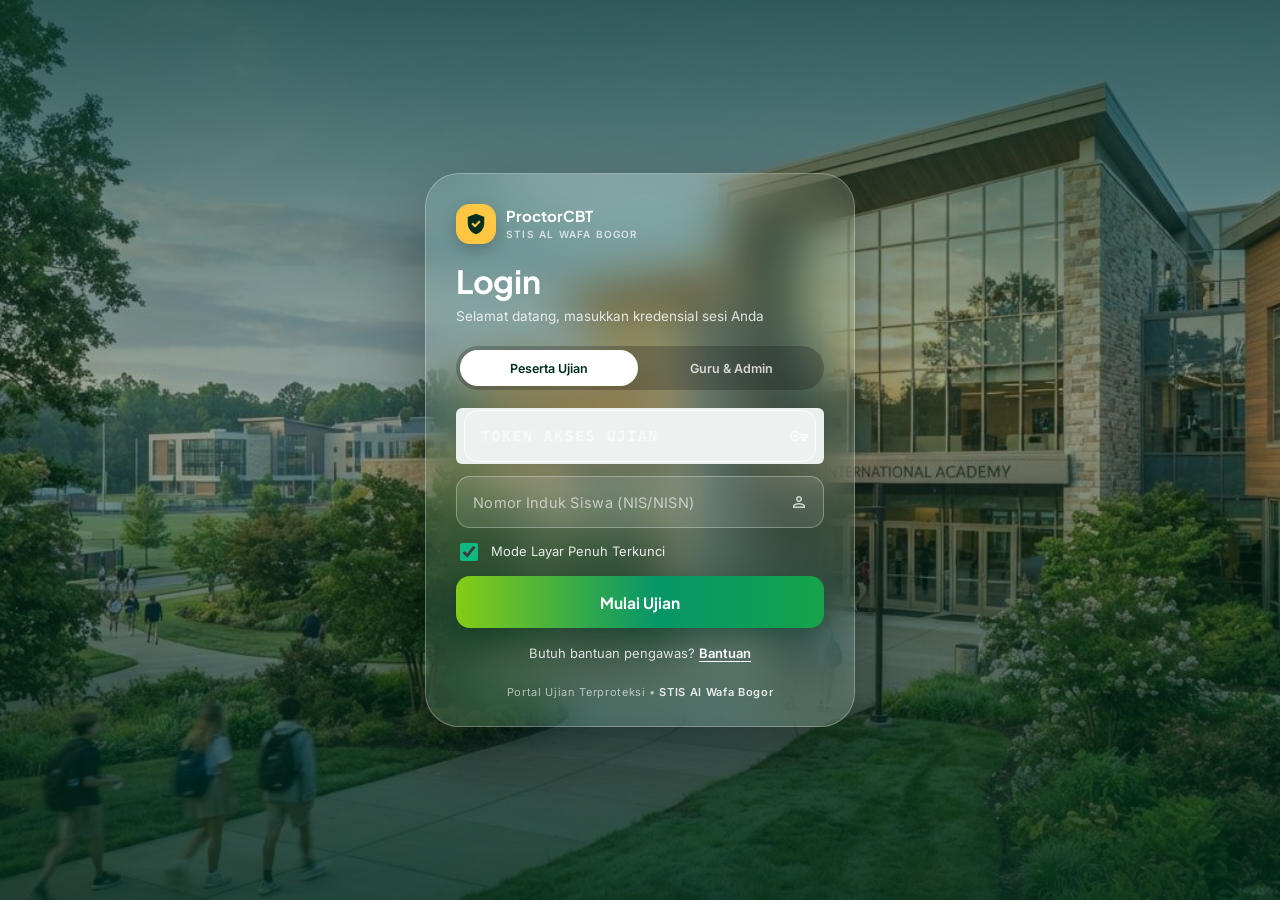
<file: index.html>
<!doctype html>
<html lang="id">
<head>
  <meta charset="utf-8">
  <meta name="viewport" content="width=device-width, initial-scale=1, viewport-fit=cover">
  <title>ProctorCBT — Ujian Online Anti-Nyontek</title>
  <meta name="description" content="ProctorCBT: ujian berbasis komputer dengan proteksi anti-nyontek, live monitoring, dan rekap nilai otomatis.">
  <meta name="theme-color" content="#1B4332">
  <meta name="color-scheme" content="light">
  <meta name="mobile-web-app-capable" content="yes">
  <meta name="apple-mobile-web-app-capable" content="yes">
  <meta name="apple-mobile-web-app-status-bar-style" content="black-translucent">
  <meta name="apple-mobile-web-app-title" content="ProctorCBT">
  <meta name="referrer" content="strict-origin-when-cross-origin">
  <link rel="manifest" href="./manifest.json">
  <link rel="icon" href="./icons/favicon.svg" type="image/svg+xml">
  <link rel="icon" href="./icons/favicon-32.png" sizes="32x32" type="image/png">
  <link rel="apple-touch-icon" href="./icons/apple-touch-icon.png">
  <link rel="preconnect" href="https://fonts.googleapis.com">
  <link rel="preconnect" href="https://fonts.gstatic.com" crossorigin>
  <link rel="preconnect" href="https://script.google.com" crossorigin>
  <link rel="dns-prefetch" href="https://script.googleusercontent.com">
  <link rel="stylesheet" href="https://fonts.googleapis.com/css2?family=Inter:wght@400;500;600;700&family=Plus+Jakarta+Sans:wght@600;700;800&display=swap">
  <link rel="stylesheet" href="https://fonts.googleapis.com/css2?family=Material+Symbols+Outlined:opsz,wght,FILL,GRAD@24,400..500,0..1,0&icon_names=account_balance,add,add_circle,add_photo_alternate,analytics,arrow_back,arrow_forward,assignment,assignment_ind,badge,bar_chart,block,bolt,calculate,calendar_month,campaign,cancel,casino,chat,check,check_circle,checklist,chevron_left,chevron_right,clear,close,cloud_done,construction,contacts,content_copy,cut,dashboard,delete,description,devices,done,done_all,download,download_for_offline,edit,edit_note,email,error,event,event_available,event_busy,event_note,exit_to_app,fast_forward,flag,forum,front_hand,fullscreen,fullscreen_exit,function,functions,gavel,gpp_maybe,grid_view,group,group_add,groups,hide,history_edu,hourglass_top,how_to_reg,image,info,input,install_mobile,ios_share,key,label,label_off,landscape,layers,library_add,library_books,link,list,lock,lock_clock,lock_reset,login,logout,mail,man,manage_accounts,meeting_room,menu,menu_book,merge,monitor,monitor_heart,more_time,mosque,move_up,notification_important,notifications,notifications_active,notifications_off,outbox,password,person,person_add,person_check,person_search,picture_as_pdf,pin,play_arrow,portrait,post_add,psychology,public,publish,qr_code_2,query_stats,quiz,radio,rate_review,receipt_long,record_voice_over,refresh,replay,report,restart_alt,restore,room,save,schedule,schedule_send,science,script,search,search_check,security,select,sell,send,sensors,settings,settings_backup_restore,shield,show_chart,smartphone,square,stack,star,start,stop_circle,support_agent,switch,sync,tab,table_rows,table_view,tag,task_alt,timer,timer_pause,token,translate,tune,upload_file,verified,verified_user,videocam,videocam_off,view_agenda,visibility,visibility_off,volume_off,volume_up,vpn_key,warning,wifi,wifi_off,woman&display=block">
  <link rel="preload" as="image" href="./assets/login-bg-sm.jpg" media="(max-width: 860px)">
  <link rel="preload" as="image" href="./assets/login-bg.jpg" media="(min-width: 861px)">
  <link rel="stylesheet" href="./css/style.css?v=1.0.0">
</head>
<body>
  <div id="app" aria-live="polite">
    <div style="min-height:100vh;display:flex;align-items:center;justify-content:center;background:#012d1d">
      <span style="width:30px;height:30px;border:3px solid rgba(255,198,65,.25);border-top-color:#ffc641;border-radius:50%;animation:s .7s linear infinite"></span>
    </div>
  </div>
  <noscript><p style="padding:24px;font-family:sans-serif">ProctorCBT membutuhkan JavaScript. Aktifkan JavaScript di browser Anda.</p></noscript>
  <style>@keyframes s{to{transform:rotate(360deg)}}</style>
  <script src="./js/config.js"></script>
  <script src="./js/core.js?v=1.0.0"></script>
  <script src="./js/app.js?v=1.0.0"></script>
</body>
</html>
</file>
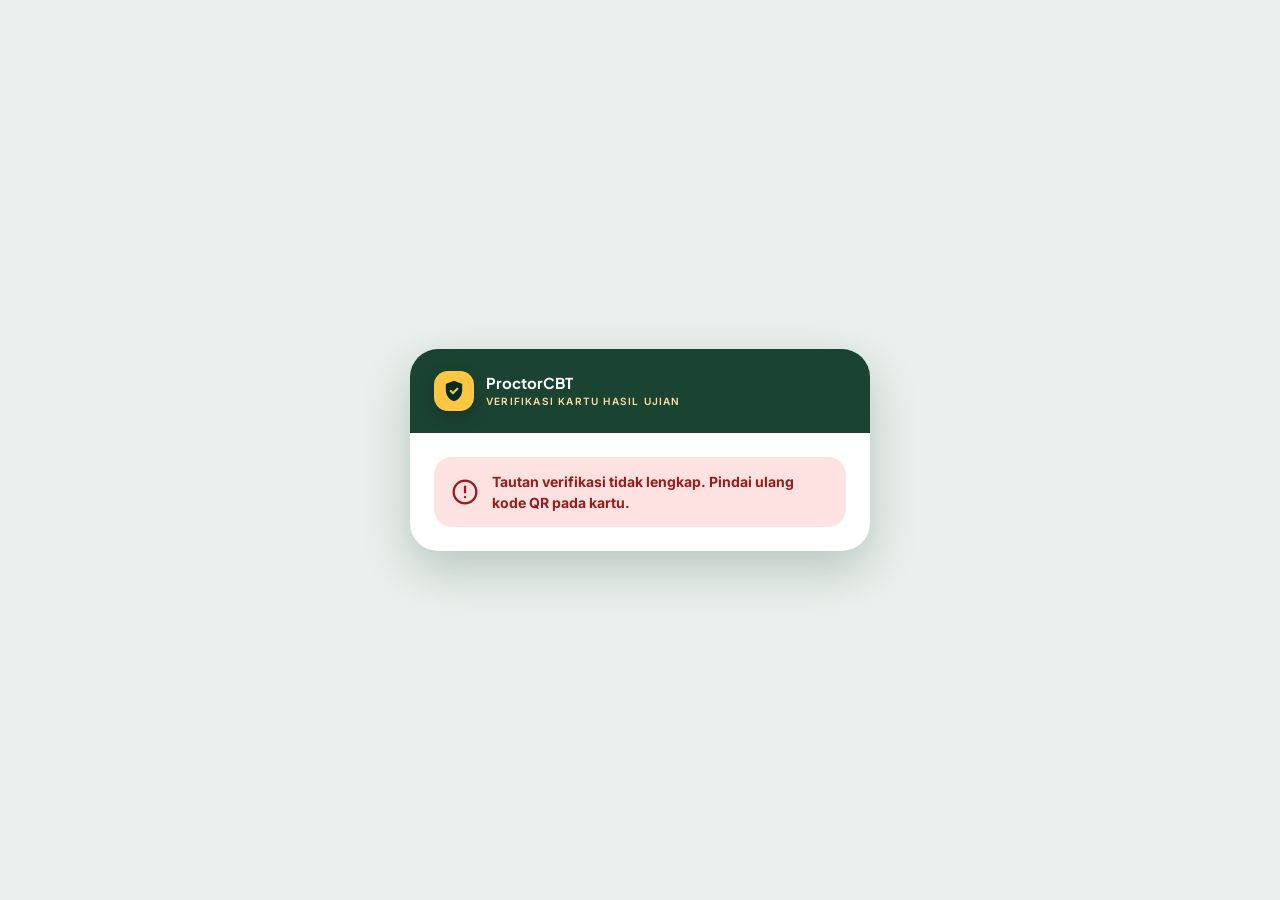
<file: verify.html>
<!doctype html>
<html lang="id">
<head>
  <meta charset="utf-8">
  <meta name="viewport" content="width=device-width, initial-scale=1">
  <title>Verifikasi Kartu Hasil — ProctorCBT</title>
  <meta name="theme-color" content="#1B4332">
  <meta name="robots" content="noindex">
  <link rel="icon" href="./icons/favicon.svg" type="image/svg+xml">
  <link rel="preconnect" href="https://fonts.googleapis.com">
  <link rel="preconnect" href="https://fonts.gstatic.com" crossorigin>
  <link rel="stylesheet" href="https://fonts.googleapis.com/css2?family=Inter:wght@400;500;600;700&family=Plus+Jakarta+Sans:wght@700;800&display=swap">
  <link rel="stylesheet" href="https://fonts.googleapis.com/css2?family=Material+Symbols+Outlined:opsz,wght,FILL,GRAD@24,400..500,0..1,0&icon_names=cancel,error,hourglass_top,verified,verified_user&display=block">
  <link rel="stylesheet" href="./css/style.css?v=1.0.0">
  <style>
    body { background: var(--canvas); }
    .vwrap { min-height: 100vh; display: flex; align-items: center; justify-content: center; padding: 24px 16px; }
    .vcard { width: 100%; max-width: 460px; background: #fff; border-radius: 28px; box-shadow: var(--sh-3); overflow: hidden; }
    .vtop { background: var(--forest); color: #fff; padding: 22px 24px; display: flex; align-items: center; gap: 12px; }
    .vbody { padding: 24px; }
    .vstat { display: flex; align-items: center; gap: 12px; padding: 14px 16px; border-radius: 18px; font-weight: 700; }
    .vstat .ms { font-size: 30px; width: auto; }
    .vok { background: var(--ok-bg); color: var(--ok); } .vbad { background: var(--bad-bg); color: var(--bad); } .vwait { background: var(--s-low); color: var(--outline); }
    .vrow { display: flex; justify-content: space-between; gap: 16px; padding: 10px 0; border-bottom: 1px solid var(--line); font-size: 14px; }
    .vrow span { color: var(--outline); } .vrow b { text-align: right; }
    .vnilai { margin-top: 18px; text-align: center; background: var(--canvas); border-radius: 20px; padding: 18px; }
    .vnilai b { display: block; font: 800 44px/1.1 var(--f-head); color: var(--forest-deep); }
  </style>
</head>
<body>
  <main class="vwrap">
    <section class="vcard" aria-live="polite">
      <div class="vtop"><div class="brand-mark"><span class="ms fill" aria-hidden="true">verified_user</span></div><div><div class="brand-name" style="color:#fff">ProctorCBT</div><div class="brand-sub" id="inst" style="color:var(--gold-soft)">Verifikasi Kartu Hasil Ujian</div></div></div>
      <div class="vbody" id="out"><div class="vstat vwait"><span class="ms" aria-hidden="true">hourglass_top</span><span>Memeriksa keaslian kartu…</span></div></div>
    </section>
  </main>
  <script src="./js/config.js"></script>
  <script src="./js/core.js?v=1.0.0"></script>
  <script>
    (async function () {
      const P = window.PCBT, out = document.getElementById('out'), q = new URLSearchParams(location.search);
      const id = q.get('id') || '', s = q.get('s') || '';
      function tampil(html) { out.innerHTML = html; }
      if (!id || !s) return tampil('<div class="vstat vbad"><span class="ms" aria-hidden="true">error</span><span>Tautan verifikasi tidak lengkap. Pindai ulang kode QR pada kartu.</span></div>');
      const r = await P.api('pub.verify', { id: id, s: s }, { noAuth: true });
      if (!r.success) return tampil('<div class="vstat vbad"><span class="ms" aria-hidden="true">error</span><span>' + P.esc(r.message) + '</span></div>');
      const d = r.data;
      if (!d.valid) return tampil('<div class="vstat vbad"><span class="ms" aria-hidden="true">cancel</span><span>TIDAK VALID — data kartu tidak cocok dengan server. Kartu mungkin diubah atau nilai telah dikoreksi ulang.</span></div>');
      document.getElementById('inst').textContent = d.institusi || 'Verifikasi Kartu Hasil Ujian';
      tampil('<div class="vstat vok"><span class="ms fill" aria-hidden="true">verified</span><span>ASLI — kartu sesuai data resmi server</span></div>' +
        [['Nama', d.nama], ['NIS/NISN', d.nis], ['Kelas', d.kelas], ['Ujian', d.ujian], ['Mata pelajaran', d.mapel], ['Status', d.status], ['Waktu selesai', d.waktu ? P.fmtTgl(d.waktu) + ' WIB' : '-']]
          .map(function (x) { return '<div class="vrow"><span>' + x[0] + '</span><b>' + P.esc(x[1] || '-') + '</b></div>'; }).join('') +
        '<div class="vnilai"><span class="label">Nilai Akhir</span><b>' + (d.nilai === null || d.nilai === '' ? '—' : P.esc(P.fmtNum(d.nilai))) + '</b></div>' +
        '<p class="tiny muted" style="text-align:center;margin-top:14px">Diverifikasi ' + P.fmtTgl(P.serverNow()) + ' WIB</p>');
    })();
  </script>
</body>
</html>
</file>
<file: css/style.css>
/* =============================================================================
   ProctorCBT — Design System "Forest Authority"
   Hijau hutan (otoritas) · emas/mustard (aksi) · kanvas mint-abu (tenang)
   ============================================================================= */
:root {
  --forest: #1B4332; --forest-deep: #012d1d; --forest-2: #00452e; --forest-3: #274e3d; --forest-tint: #3f6653;
  --mint: #c1ecd4; --mint-2: #a5d0b9; --mint-3: #b1f0ce;
  --gold: #ffc641; --gold-2: #f6be39; --gold-soft: #ffdfa0; --gold-ink: #261a00; --gold-deep: #795900;
  --canvas: #EAF0ED; --card: #FFFFFF; --s-low: #eff5f2; --s: #e9efec; --s-high: #e3e9e7; --s-highest: #dee4e1;
  --ink: #171d1b; --ink-2: #414844; --outline: #717973; --outline-2: #c1c8c2; --line: #E2E8E4;
  --on-dark: #FFFFFF; --on-dark-2: #8FA396;
  --ok-bg: #DCFCE7; --ok: #166534; --warn-bg: #FEF9C3; --warn: #854D0E; --bad-bg: #FEE2E2; --bad: #991B1B; --info-bg: #DBEAFE; --info: #1D4ED8;
  --err: #ba1a1a;
  --r-sm: 10px; --r: 16px; --r-card: 22px; --r-lg: 28px; --pill: 9999px;
  --sh-1: 0 4px 16px rgba(27, 67, 50, .07); --sh-2: 0 10px 30px rgba(27, 67, 50, .10); --sh-3: 0 18px 48px rgba(1, 45, 29, .22);
  --f-head: 'Plus Jakarta Sans', system-ui, -apple-system, 'Segoe UI', sans-serif;
  --f-body: 'Inter', system-ui, -apple-system, 'Segoe UI', sans-serif;
  --f-mono: ui-monospace, 'SF Mono', Menlo, Consolas, monospace;
  --sb-w: 264px; --hdr-h: 72px;
}
*, *::before, *::after { box-sizing: border-box; }
html { -webkit-text-size-adjust: 100%; }
body { margin: 0; background: var(--canvas); color: var(--ink); font: 400 14px/1.5 var(--f-body); -webkit-font-smoothing: antialiased; overscroll-behavior: none; }
h1, h2, h3, h4 { font-family: var(--f-head); margin: 0; letter-spacing: -.01em; color: var(--ink); }
h1 { font-size: 28px; line-height: 34px; font-weight: 700; }
h2 { font-size: 20px; line-height: 28px; font-weight: 700; }
h3 { font-size: 16px; line-height: 24px; font-weight: 700; }
p { margin: 0; }
a { color: var(--forest); }
button, input, select, textarea { font: inherit; color: inherit; }
button { cursor: pointer; }
:focus-visible { outline: 3px solid rgba(255, 198, 65, .75); outline-offset: 2px; }
.ms { font-family: 'Material Symbols Outlined'; font-weight: normal; font-style: normal; font-size: 20px; line-height: 1; letter-spacing: normal; text-transform: none;
  display: inline-block; white-space: nowrap; word-wrap: normal; direction: ltr; -webkit-font-feature-settings: 'liga'; font-feature-settings: 'liga'; -webkit-font-smoothing: antialiased;
  font-variation-settings: 'FILL' 0, 'wght' 400; vertical-align: middle; overflow: hidden; width: 1em; flex: none; }
.ms.fill { font-variation-settings: 'FILL' 1, 'wght' 500; }
.hidden { display: none !important; }
.muted { color: var(--outline); }
.mono { font-family: var(--f-mono); }
.nowrap { white-space: nowrap; }
.grow { flex: 1; min-width: 0; }
.row { display: flex; align-items: center; gap: 8px; }
.row.wrap { flex-wrap: wrap; }
.col { display: flex; flex-direction: column; gap: 8px; }
.between { justify-content: space-between; }
.gap-0 { gap: 0; } .gap-4 { gap: 4px; } .gap-12 { gap: 12px; } .gap-16 { gap: 16px; } .gap-24 { gap: 24px; }
.mt-8 { margin-top: 8px; } .mt-12 { margin-top: 12px; } .mt-16 { margin-top: 16px; } .mt-24 { margin-top: 24px; } .mb-16 { margin-bottom: 16px; }
.label { font: 600 11px/14px var(--f-body); letter-spacing: .06em; text-transform: uppercase; color: var(--outline); }
.small { font-size: 12px; } .tiny { font-size: 11px; }
.trunc { white-space: nowrap; overflow: hidden; text-overflow: ellipsis; }
.sr { position: absolute; width: 1px; height: 1px; overflow: hidden; clip: rect(0 0 0 0); }
@media (prefers-reduced-motion: reduce) { *, *::before, *::after { animation-duration: .001ms !important; transition-duration: .001ms !important; } }

/* ---------- Tombol pill ---------- */
.btn { display: inline-flex; align-items: center; justify-content: center; gap: 8px; height: 42px; padding: 0 18px; border: 0; border-radius: var(--pill);
  font: 700 13px/1 var(--f-head); letter-spacing: .01em; white-space: nowrap; transition: transform .12s, filter .15s, background .15s, box-shadow .15s; user-select: none; text-decoration: none; }
.btn:active { transform: scale(.97); }
.btn[disabled] { opacity: .55; pointer-events: none; }
.btn .ms { font-size: 19px; }
.btn-gold { background: var(--gold); color: var(--gold-ink); box-shadow: 0 4px 16px rgba(121, 89, 0, .22); }
.btn-gold:hover { filter: brightness(.97); }
.btn-forest { background: var(--forest); color: #fff; box-shadow: 0 4px 14px rgba(1, 45, 29, .2); }
.btn-forest:hover { background: var(--forest-deep); }
.btn-white { background: #fff; color: var(--ink); box-shadow: 0 2px 8px rgba(27, 67, 50, .08); }
.btn-white:hover { background: var(--s-low); }
.btn-soft { background: var(--s); color: var(--ink); }
.btn-soft:hover { background: var(--s-high); }
.btn-ghost { background: transparent; color: var(--ink-2); }
.btn-ghost:hover { background: var(--s); }
.btn-danger { background: var(--bad-bg); color: var(--bad); }
.btn-danger:hover { background: var(--err); color: #fff; }
.btn-warn { background: var(--warn-bg); color: var(--warn); }
.btn-on-dark { background: rgba(255, 255, 255, .1); color: #fff; }
.btn-on-dark:hover { background: rgba(255, 255, 255, .18); }
.btn-sm { height: 32px; padding: 0 13px; font-size: 12px; }
.btn-sm .ms { font-size: 17px; }
.btn-lg { height: 50px; padding: 0 26px; font-size: 14px; }
.btn-block { width: 100%; }
.btn-icon { width: 42px; padding: 0; }
.btn-icon.btn-sm { width: 32px; }
.spin { display: inline-block; width: 16px; height: 16px; border: 2.5px solid currentColor; border-right-color: transparent; border-radius: 50%; animation: spin .7s linear infinite; }
@keyframes spin { to { transform: rotate(360deg); } }

/* ---------- Badge / chip ---------- */
.badge { display: inline-flex; align-items: center; gap: 5px; padding: 3px 10px; border-radius: var(--pill); font: 700 11px/16px var(--f-body); letter-spacing: .02em; white-space: nowrap; }
.badge .dot { width: 6px; height: 6px; border-radius: 50%; background: currentColor; }
.b-ok { background: var(--ok-bg); color: var(--ok); } .b-warn { background: var(--warn-bg); color: var(--warn); }
.b-bad { background: var(--bad-bg); color: var(--bad); } .b-info { background: var(--info-bg); color: var(--info); }
.b-mute { background: var(--s); color: var(--ink-2); } .b-gold { background: var(--gold-soft); color: var(--gold-ink); }
.b-forest { background: var(--forest); color: #fff; }
.pulse { animation: pulse 1.6s ease-in-out infinite; }
@keyframes pulse { 50% { opacity: .45; } }
.chip { display: inline-flex; align-items: center; gap: 6px; height: 34px; padding: 0 14px; border-radius: var(--pill); background: #fff; color: var(--ink-2);
  border: 1px solid #D9E2DC; font: 600 12px/1 var(--f-body); cursor: pointer; white-space: nowrap; transition: background .15s, color .15s; }
.chip:hover { background: var(--s-low); }
.chip.on { background: var(--forest); color: #fff; border-color: var(--forest); }
.chip .n { padding: 2px 7px; border-radius: var(--pill); background: rgba(0, 0, 0, .06); font-size: 11px; }
.chip.on .n { background: rgba(255, 255, 255, .18); }

/* ---------- Segmented ---------- */
.seg { display: inline-flex; padding: 4px; gap: 2px; background: #DCE5E0; border-radius: var(--pill); }
.seg button { border: 0; background: transparent; height: 32px; padding: 0 14px; border-radius: var(--pill); font: 600 12px/1 var(--f-body); color: var(--ink-2); white-space: nowrap; }
.seg button.on { background: var(--forest); color: #fff; box-shadow: 0 2px 6px rgba(1, 45, 29, .25); }

/* ---------- Kartu ---------- */
.card { background: var(--card); border-radius: var(--r-card); box-shadow: var(--sh-1); padding: 20px; }
.card.pad-0 { padding: 0; }
.card-h { display: flex; align-items: center; justify-content: space-between; gap: 12px; margin-bottom: 14px; }
.card-forest { background: var(--forest); color: #fff; border-radius: var(--r-lg); padding: 22px; box-shadow: var(--sh-3); }
.card-forest h2, .card-forest h3 { color: #fff; }
.card-forest .label { color: var(--on-dark-2); }
.inset-dark { background: rgba(0, 69, 46, .55); border-radius: var(--r); padding: 14px; }
.inset { background: var(--s-low); border-radius: var(--r); padding: 14px; }

/* ---------- Form ---------- */
.field { display: flex; flex-direction: column; gap: 6px; }
.field > span { font: 600 12px/16px var(--f-body); color: var(--ink-2); }
.field .hint { font-size: 11px; color: var(--outline); }
.input, .select, .textarea { width: 100%; height: 44px; padding: 0 16px; border: 1.5px solid transparent; border-radius: var(--pill); background: #F4F7F5; outline: none; transition: border .15s, background .15s; }
.input:focus, .select:focus, .textarea:focus { border-color: var(--forest); background: #fff; }
.textarea { height: auto; min-height: 96px; padding: 12px 16px; border-radius: var(--r); resize: vertical; line-height: 1.55; }
.select { appearance: none; -webkit-appearance: none; padding-right: 38px; background-image: url("data:image/svg+xml,%3Csvg xmlns='http://www.w3.org/2000/svg' width='14' height='14' viewBox='0 0 24 24' fill='none' stroke='%23414844' stroke-width='2.5'%3E%3Cpath d='m6 9 6 6 6-6'/%3E%3C/svg%3E"); background-repeat: no-repeat; background-position: right 14px center; }
.input-ico { position: relative; }
.input-ico .ms { position: absolute; left: 14px; top: 50%; transform: translateY(-50%); color: var(--outline); font-size: 19px; pointer-events: none; }
.input-ico .input { padding-left: 42px; }
.grid-2 { display: grid; grid-template-columns: 1fr 1fr; gap: 14px; }
.grid-3 { display: grid; grid-template-columns: repeat(3, 1fr); gap: 14px; }
.switch { position: relative; display: inline-flex; align-items: center; gap: 10px; cursor: pointer; user-select: none; font-weight: 600; font-size: 13px; }
.switch input { position: absolute; opacity: 0; width: 0; height: 0; }
.switch i { position: relative; width: 42px; height: 24px; border-radius: 99px; background: var(--outline-2); transition: background .18s; flex: none; }
.switch i::after { content: ''; position: absolute; top: 3px; left: 3px; width: 18px; height: 18px; border-radius: 50%; background: #fff; box-shadow: 0 1px 3px rgba(0, 0, 0, .25); transition: transform .18s; }
.switch input:checked + i { background: var(--forest); }
.switch input:checked + i::after { transform: translateX(18px); }
.switch input:focus-visible + i { outline: 3px solid rgba(255, 198, 65, .75); }
.check { display: inline-flex; align-items: center; gap: 8px; cursor: pointer; font-size: 13px; }
.check input { width: 18px; height: 18px; accent-color: var(--forest); }

/* ---------- Tabel ---------- */
.tbl-wrap { overflow: auto; border-radius: var(--r); }
.tbl { width: 100%; border-collapse: collapse; font-size: 13px; }
.tbl th { position: sticky; top: 0; z-index: 1; background: var(--s-low); text-align: left; font: 600 11px/14px var(--f-body); letter-spacing: .05em; text-transform: uppercase; color: var(--outline); padding: 11px 12px; white-space: nowrap; }
.tbl td { padding: 11px 12px; border-top: 1px solid var(--line); vertical-align: middle; }
.tbl tr:hover td { background: #FAFCFB; }
.tbl tr.sel td { background: #FFF9E6; }
.tbl .num { text-align: right; font-variant-numeric: tabular-nums; }
.empty { padding: 42px 16px; text-align: center; color: var(--outline); }
.empty .ms { font-size: 40px; width: auto; color: var(--outline-2); display: block; margin: 0 auto 8px; }
.skel { background: linear-gradient(90deg, var(--s) 25%, var(--s-low) 50%, var(--s) 75%); background-size: 200% 100%; animation: skel 1.2s infinite; border-radius: 12px; }
@keyframes skel { to { background-position: -200% 0; } }
.pager { display: flex; align-items: center; justify-content: space-between; gap: 10px; padding: 12px 4px 0; }

/* ---------- Avatar ---------- */
.av { width: 40px; height: 40px; border-radius: 50%; display: inline-flex; align-items: center; justify-content: center; font: 700 14px var(--f-head); flex: none; background: var(--mint-3); color: var(--forest-deep); }
.av.sm { width: 30px; height: 30px; font-size: 11px; }
.av.xs { width: 24px; height: 24px; font-size: 10px; }
.av.c1 { background: var(--mint-3); color: var(--forest-deep); } .av.c2 { background: var(--gold-soft); color: #715300; }
.av.c3 { background: var(--mint); color: #002114; } .av.c4 { background: #DBEAFE; color: #1e3a8a; } .av.c5 { background: #FCE7F3; color: #9d174d; }
.av.bad { background: var(--bad-bg); color: var(--bad); }

/* ---------- Progress ---------- */
.bar { height: 8px; border-radius: 99px; background: var(--s); overflow: hidden; }
.bar > i { display: block; height: 100%; border-radius: 99px; background: var(--forest); transition: width .5s; }
.bar.gold > i { background: var(--gold-2); } .bar.bad > i { background: var(--err); } .bar.mute > i { background: var(--outline); }

/* =============================================================================
   LOGIN — kaca buram di atas foto kampus
   ============================================================================= */
.login { position: fixed; inset: 0; overflow: auto; display: flex; align-items: center; justify-content: center; padding: 20px; color: #fff; }
.login-bg { position: fixed; inset: 0; background: #0c2a1e url('../assets/login-bg-sm.jpg') center / cover no-repeat; transform: scale(1.04); }
@media (min-width: 720px) { .login-bg { background-image: url('../assets/login-bg.jpg'); } }
.login-bg::after { content: ''; position: absolute; inset: 0; background: linear-gradient(180deg, rgba(2, 44, 29, .72), rgba(2, 44, 29, .35) 45%, rgba(2, 44, 29, .78)); }
.glass { position: relative; z-index: 1; width: 100%; max-width: 430px; padding: 30px 30px 26px; border-radius: 34px; background: rgba(255, 255, 255, .12);
  border: 1px solid rgba(255, 255, 255, .28); backdrop-filter: blur(22px) saturate(140%); -webkit-backdrop-filter: blur(22px) saturate(140%); box-shadow: 0 30px 80px rgba(0, 0, 0, .35); overflow: hidden; }
.glass::before { content: ''; position: absolute; top: -90px; left: 50%; width: 300px; height: 150px; transform: translateX(-50%); background: rgba(255, 255, 255, .18); border-radius: 50%; filter: blur(30px); pointer-events: none; }
.glass h1 { color: #fff; font-size: 32px; line-height: 38px; }
.glass .sub { color: rgba(255, 255, 255, .82); margin-top: 6px; font-size: 13.5px; }
.brand-row { display: flex; align-items: center; gap: 10px; margin-bottom: 18px; }
.brand-mark { width: 40px; height: 40px; border-radius: 14px; display: flex; align-items: center; justify-content: center; background: var(--gold); color: var(--forest-deep); box-shadow: 0 6px 16px rgba(0, 0, 0, .2); }
.brand-mark .ms { font-size: 24px; }
.brand-name { font: 700 15px/1.1 var(--f-head); color: #fff; }
.brand-sub { font: 600 10px/1.2 var(--f-body); letter-spacing: .12em; text-transform: uppercase; color: rgba(255, 255, 255, .7); margin-top: 3px; }
.tabs-glass { display: grid; grid-template-columns: 1fr 1fr; gap: 4px; padding: 4px; margin: 20px 0 18px; border-radius: 99px; background: rgba(0, 0, 0, .22); }
.tabs-glass button { border: 0; height: 36px; border-radius: 99px; background: transparent; color: rgba(255, 255, 255, .78); font: 600 12.5px var(--f-body); }
.tabs-glass button.on { background: #fff; color: var(--forest-deep); }
.g-input { position: relative; }
.g-input input { width: 100%; height: 52px; padding: 0 46px 0 16px; border-radius: 14px; border: 1px solid rgba(255, 255, 255, .3); background: rgba(255, 255, 255, .1); color: #fff; font-size: 14.5px; letter-spacing: .02em; outline: none; transition: background .15s, border .15s; }
.g-input input::placeholder { color: rgba(255, 255, 255, .62); }
.g-input input:focus { background: rgba(255, 255, 255, .18); border-color: rgba(255, 255, 255, .75); }
.g-input .ms { position: absolute; right: 15px; top: 50%; transform: translateY(-50%); color: rgba(255, 255, 255, .75); }
.g-input.tok input { text-transform: uppercase; font-family: var(--f-mono); letter-spacing: .12em; }
.g-check { display: flex; align-items: center; gap: 10px; font-size: 13px; color: rgba(255, 255, 255, .88); cursor: pointer; }
.g-check input { width: 18px; height: 18px; accent-color: #10b981; }
.btn-login { width: 100%; height: 52px; border: 0; border-radius: 14px; background: linear-gradient(90deg, #84cc16, #059669 55%, #16a34a); color: #fff; font: 700 15.5px var(--f-head);
  box-shadow: 0 10px 24px rgba(1, 45, 29, .35); display: flex; align-items: center; justify-content: center; gap: 8px; transition: filter .15s, transform .12s; }
.btn-login:hover { filter: brightness(1.08); } .btn-login:active { transform: scale(.985); } .btn-login[disabled] { opacity: .7; }
.g-msg { margin-top: 12px; padding: 10px 14px; border-radius: 12px; font-size: 13px; background: rgba(254, 226, 226, .92); color: var(--bad); display: none; }
.g-msg.show { display: block; }
.g-note { margin-top: 14px; padding: 10px 14px; border-radius: 12px; background: rgba(255, 198, 65, .18); border: 1px solid rgba(255, 198, 65, .4); font-size: 12.5px; }
.g-foot { margin-top: 20px; text-align: center; font-size: 11px; letter-spacing: .06em; color: rgba(255, 255, 255, .62); }
.g-foot b { color: rgba(255, 255, 255, .88); font-weight: 600; }
.g-link { color: #fff; font-weight: 600; text-decoration: underline; text-underline-offset: 3px; background: none; border: 0; padding: 0; }
.install-pill { position: fixed; z-index: 2; right: 16px; bottom: 16px; }

/* =============================================================================
   SHELL STAF — sidebar hijau, potongan sudut terbalik, header kaca
   ============================================================================= */
.shell { min-height: 100vh; }
.sb { position: fixed; z-index: 40; left: 0; top: 0; bottom: 0; width: var(--sb-w); background: var(--forest); color: #fff; display: flex; flex-direction: column; padding: 18px 0 16px 16px; box-shadow: 0 4px 24px rgba(1, 45, 29, .18); }
.sb-brand { display: flex; align-items: center; gap: 10px; padding: 2px 16px 0 4px; }
.sb-brand .brand-mark { width: 38px; height: 38px; border-radius: 12px; }
.sb-prof { margin: 16px 16px 6px 0; padding: 10px; border-radius: var(--r); background: rgba(0, 69, 46, .5); display: flex; gap: 10px; align-items: center; }
.sb-prof .who { min-width: 0; }
.sb-prof .nm { font: 600 12.5px/1.25 var(--f-body); color: #fff; }
.sb-prof .rl { font: 700 11px/1.3 var(--f-body); color: var(--gold-soft); }
.sb-prof .em { font-size: 11px; color: var(--on-dark-2); }
.sb-nav { flex: 1; overflow-y: auto; overflow-x: hidden; padding: 8px 0 8px; display: flex; flex-direction: column; gap: 2px; scrollbar-width: none; }
.sb-nav::-webkit-scrollbar { display: none; }
.nav-sec { font: 600 10px/1 var(--f-body); letter-spacing: .14em; text-transform: uppercase; color: rgba(143, 163, 150, .8); padding: 14px 14px 6px; }
.nav-a { position: relative; display: flex; align-items: center; gap: 12px; height: 44px; padding: 0 14px; margin-right: 16px; border-radius: var(--pill); color: var(--on-dark-2); text-decoration: none; font: 600 12.5px var(--f-body); letter-spacing: .02em; transition: background .15s, color .15s; }
.nav-a:hover { background: rgba(0, 69, 46, .8); color: #fff; }
.nav-a .t { flex: 1; min-width: 0; white-space: nowrap; overflow: hidden; text-overflow: ellipsis; }
.nav-a .cnt { padding: 2px 8px; border-radius: 99px; background: rgba(0, 69, 46, .9); color: var(--on-dark-2); font-size: 10.5px; font-weight: 700; }
.nav-a .cnt.warn { background: var(--warn-bg); color: var(--warn); }
.nav-a .cnt.live { background: var(--bad-bg); color: var(--bad); display: inline-flex; align-items: center; gap: 4px; }
/* item aktif menyatu ke kanvas dengan sudut cekung (inverted corner) */
.nav-a.on { margin-right: 0; border-radius: 26px 0 0 26px; background: var(--canvas); color: var(--forest-deep); font-family: var(--f-head); font-weight: 700; }
.nav-a.on::before, .nav-a.on::after { content: ''; position: absolute; right: 0; width: 22px; height: 22px; background: transparent; pointer-events: none; }
.nav-a.on::before { top: -22px; border-bottom-right-radius: 22px; box-shadow: 8px 8px 0 8px var(--canvas); }
.nav-a.on::after { bottom: -22px; border-top-right-radius: 22px; box-shadow: 8px -8px 0 8px var(--canvas); }
.nav-a.on .ms { color: var(--forest); }
.sb-live { margin: 8px 16px 0 0; padding: 12px 14px; border-radius: var(--r); background: rgba(0, 69, 46, .55); }
.sb-live .avs { display: flex; }
.sb-live .avs .av { margin-left: -7px; border: 2px solid var(--forest); }
.sb-live .avs .av:first-child { margin-left: 0; }
.ping { position: relative; display: inline-block; width: 8px; height: 8px; border-radius: 50%; background: var(--gold-soft); }
.ping::after { content: ''; position: absolute; inset: 0; border-radius: 50%; background: inherit; animation: ping 1.6s cubic-bezier(0, 0, .2, 1) infinite; }
@keyframes ping { 75%, 100% { transform: scale(2.4); opacity: 0; } }
.main { margin-left: var(--sb-w); min-height: 100vh; }
.hdr { position: sticky; top: 0; z-index: 30; height: var(--hdr-h); display: flex; align-items: center; gap: 14px; padding: 0 24px; background: rgba(234, 240, 237, .88); backdrop-filter: blur(12px); -webkit-backdrop-filter: blur(12px); box-shadow: 0 1px 8px rgba(1, 45, 29, .04); }
.hdr .search { flex: 1; max-width: 520px; }
.hdr .search .input { background: #fff; box-shadow: 0 2px 8px rgba(27, 67, 50, .05); }
.hdr-time { text-align: right; line-height: 1.25; }
.hdr-time .l { font-size: 11px; color: var(--outline); }
.hdr-time .v { font: 700 12.5px var(--f-body); }
.sys-pill { display: inline-flex; align-items: center; gap: 8px; height: 34px; padding: 0 12px; border-radius: 99px; background: #fff; box-shadow: 0 2px 8px rgba(27, 67, 50, .05); font-size: 11.5px; color: var(--ink-2); }
.sys-pill .d { width: 9px; height: 9px; border-radius: 50%; background: var(--ok); }
.sys-pill.off .d { background: var(--err); }
.page { padding: 20px 24px 40px; max-width: 1600px; }
.page-h { display: flex; align-items: flex-end; justify-content: space-between; gap: 12px; flex-wrap: wrap; margin-bottom: 18px; }
.page-h p { color: var(--outline); margin-top: 2px; }
.layout-3 { display: grid; grid-template-columns: minmax(0, 1fr) 360px; gap: 22px; align-items: start; }
.stack { display: flex; flex-direction: column; gap: 16px; }
.burger { display: none; }
.bnav { display: none; }

/* Metrik */
.metrics { display: grid; grid-template-columns: repeat(4, minmax(0, 1fr)); gap: 16px; margin-bottom: 22px; }
.metric { display: flex; align-items: center; justify-content: space-between; gap: 10px; transition: box-shadow .2s; }
.metric:hover { box-shadow: var(--sh-2); }
.metric .v { font: 700 24px/32px var(--f-head); margin-top: 2px; }
.metric .v small { font: 400 13px var(--f-body); color: var(--outline); }
.metric .s { font-size: 11.5px; font-weight: 600; margin-top: 2px; display: flex; align-items: center; gap: 4px; }
.metric .ico { width: 48px; height: 48px; border-radius: 50%; display: flex; align-items: center; justify-content: center; flex: none; }
.metric .ico .ms { font-size: 24px; }

/* Kartu tiket sesi ujian */
.ticket { position: relative; display: grid; grid-template-columns: minmax(0, 1.15fr) auto minmax(150px, auto); align-items: center; gap: 18px; transition: box-shadow .2s; }
.ticket:hover { box-shadow: var(--sh-2); }
.ticket::before, .ticket::after { content: ''; position: absolute; width: 18px; height: 18px; border-radius: 50%; background: var(--canvas); top: 50%; transform: translateY(-50%); }
.ticket::before { left: -9px; } .ticket::after { right: -9px; }
.t-ico { width: 48px; height: 48px; border-radius: 16px; background: var(--canvas); display: flex; align-items: center; justify-content: center; color: var(--forest); flex: none; }
.t-ico .ms { font-size: 26px; }
.t-route { display: flex; align-items: center; gap: 16px; padding: 10px 18px; border-radius: 18px; background: rgba(234, 240, 237, .65); border-left: 2px dashed var(--line); border-right: 2px dashed var(--line); }
.t-route .tm { text-align: center; }
.t-route .tm b { display: block; font: 700 20px/26px var(--f-head); }
.t-route .mid { width: 120px; text-align: center; }
.tok { font-family: var(--f-mono); font-weight: 700; letter-spacing: .12em; background: var(--canvas); color: var(--ink); padding: 2px 8px; border-radius: 6px; }

/* Panel donat & histogram */
.donut { position: relative; width: 160px; height: 160px; margin: 0 auto; }
.donut svg { transform: rotate(-90deg); }
.donut .c { position: absolute; inset: 0; display: flex; flex-direction: column; align-items: center; justify-content: center; }
.donut .c b { font: 700 28px/1 var(--f-head); }
.legend { display: flex; flex-direction: column; gap: 8px; margin-top: 14px; font-size: 12px; }
.legend > div { display: flex; align-items: center; justify-content: space-between; gap: 8px; }
.legend i { display: inline-block; width: 10px; height: 10px; border-radius: 50%; margin-right: 8px; }
.hbars { display: flex; align-items: flex-end; gap: 6px; height: 104px; padding: 14px 10px 6px; border-radius: var(--r); background: rgba(1, 45, 29, .3); }
.hbars > div { flex: 1; height: 100%; display: flex; flex-direction: column; justify-content: flex-end; align-items: center; gap: 4px; }
.hbars i { display: block; width: 100%; border-radius: 6px 6px 2px 2px; background: var(--forest-2); min-height: 3px; }
.hbars i.top { background: var(--gold-soft); box-shadow: 0 0 10px rgba(255, 223, 160, .5); }
.hbars span { font-size: 10px; color: var(--on-dark-2); }

/* Monitoring */
.mon-deck { display: flex; flex-direction: column; gap: 14px; margin-bottom: 18px; }
.exam-switch { display: flex; align-items: center; gap: 10px; padding: 8px 16px 8px 14px; border-radius: 99px; background: var(--s-low); min-width: 0; }
.exam-switch select { border: 0; background: transparent; font: 700 15px var(--f-head); color: var(--forest-deep); max-width: 520px; outline: none; cursor: pointer; }
.pgrid { display: grid; grid-template-columns: repeat(auto-fill, minmax(270px, 1fr)); gap: 14px; }
.pcard { display: flex; flex-direction: column; gap: 12px; padding: 16px; border-radius: var(--r-card); background: #fff; box-shadow: var(--sh-1); transition: box-shadow .2s; border: 2px solid transparent; }
.pcard:hover { box-shadow: var(--sh-2); }
.pcard.kritis { border-color: #fecaca; }
.pcard.peringatan { border-color: #fde68a; }
.tele { position: relative; border-radius: 16px; padding: 12px; background: linear-gradient(135deg, var(--forest-deep), var(--forest)); color: #fff; min-height: 98px; display: grid; grid-template-columns: 1fr 1fr; gap: 8px 12px; overflow: hidden; }
.tele::after { content: ''; position: absolute; inset: 0; background-image: radial-gradient(rgba(255, 255, 255, .07) 1px, transparent 1px); background-size: 12px 12px; pointer-events: none; }
.tele.warn { background: linear-gradient(135deg, #5c4300, #795900); }
.tele.bad { background: linear-gradient(135deg, #5f0d0d, #991b1b); }
.tele.mute { background: linear-gradient(135deg, #3a403d, #5c6460); }
.tele .k { font-size: 10px; letter-spacing: .08em; text-transform: uppercase; color: rgba(255, 255, 255, .62); }
.tele .v { font: 700 13px/1.25 var(--f-head); }
.tele .tag { position: absolute; top: 10px; right: 10px; z-index: 1; }
.dots { display: grid; grid-template-columns: repeat(auto-fill, minmax(14px, 1fr)); gap: 9px; padding: 14px; border-radius: var(--r); background: rgba(1, 45, 29, .6); }
.dots i { width: 12px; height: 12px; border-radius: 50%; background: var(--ok); box-shadow: 0 0 8px rgba(34, 197, 94, .55); cursor: pointer; }
.dots i.peringatan { background: var(--gold-soft); box-shadow: 0 0 8px rgba(255, 223, 160, .7); }
.dots i.kritis { background: #ef4444; box-shadow: 0 0 10px rgba(239, 68, 68, .8); animation: pulse 1.2s infinite; }
.dots i.selesai { background: #93c5fd; box-shadow: none; }
.dots i.off { background: var(--outline); box-shadow: none; }
.dots i.belum { background: transparent; border: 1.5px dashed rgba(255, 255, 255, .35); box-shadow: none; }
.int-row { padding: 12px; border-radius: var(--r); background: rgba(0, 69, 46, .5); display: flex; flex-direction: column; gap: 10px; }

/* Bank soal */
.qcard { display: grid; grid-template-columns: auto minmax(0, 1fr) auto; gap: 14px; align-items: start; }
.qno { width: 36px; height: 36px; border-radius: 12px; background: var(--canvas); display: flex; align-items: center; justify-content: center; font: 700 13px var(--f-head); color: var(--forest); }
.qtext { white-space: pre-wrap; word-break: break-word; font-weight: 500; }
.opts { display: grid; grid-template-columns: repeat(2, minmax(0, 1fr)); gap: 6px 12px; margin-top: 10px; font-size: 12.5px; color: var(--ink-2); }
.opts .k { display: inline-flex; width: 20px; height: 20px; align-items: center; justify-content: center; border-radius: 50%; background: var(--s); font-size: 11px; font-weight: 700; margin-right: 6px; }
.opts .ok .k { background: var(--forest); color: #fff; }
.opts .ok { color: var(--forest-deep); font-weight: 600; }
.qimg { max-width: 220px; max-height: 140px; border-radius: 12px; margin-top: 10px; display: block; }

/* Modal & drawer */
.ovl { position: fixed; inset: 0; z-index: 200; background: rgba(23, 29, 27, .55); backdrop-filter: blur(4px); -webkit-backdrop-filter: blur(4px); display: flex; align-items: center; justify-content: center; padding: 16px; animation: fade .15s; }
@keyframes fade { from { opacity: 0; } }
.modal { width: 100%; max-width: 560px; max-height: calc(100vh - 32px); display: flex; flex-direction: column; background: #fff; border-radius: 28px; box-shadow: 0 30px 80px rgba(0, 0, 0, .3); animation: pop .18s cubic-bezier(.2, .9, .3, 1.2); }
.modal.lg { max-width: 860px; } .modal.xl { max-width: 1100px; } .modal.sm { max-width: 420px; }
@keyframes pop { from { transform: scale(.96); opacity: 0; } }
.modal-h { display: flex; align-items: center; justify-content: space-between; gap: 12px; padding: 20px 24px 6px; }
.modal-b { padding: 12px 24px 18px; overflow: auto; }
.modal-f { display: flex; justify-content: flex-end; gap: 10px; padding: 14px 24px 20px; border-top: 1px solid var(--line); flex-wrap: wrap; }
.drawer-ovl { justify-content: flex-end; padding: 0; }
.drawer { width: 100%; max-width: 520px; height: 100%; background: #fff; display: flex; flex-direction: column; box-shadow: -20px 0 60px rgba(0, 0, 0, .2); animation: slide .2s ease-out; }
@keyframes slide { from { transform: translateX(40px); opacity: 0; } }
.toasts { position: fixed; z-index: 400; left: 50%; bottom: 24px; transform: translateX(-50%); display: flex; flex-direction: column; gap: 8px; align-items: center; pointer-events: none; width: max-content; max-width: calc(100vw - 24px); }
.toast { pointer-events: auto; display: flex; align-items: center; gap: 10px; padding: 12px 16px; border-radius: 16px; background: var(--forest-deep); color: #fff; box-shadow: var(--sh-3); font-size: 13px; animation: pop .2s; max-width: 560px; }
.toast.err { background: #7f1d1d; } .toast.warn { background: #5c4300; }
.toast .ms { color: var(--mint-3); } .toast.err .ms { color: #fecaca; } .toast.warn .ms { color: var(--gold-soft); }

/* Bagan SVG */
.chart { width: 100%; height: auto; display: block; }
.chart text { font: 500 10.5px var(--f-body); fill: var(--outline); }
.chart .gl { stroke: var(--line); }
.stat-tiles { display: grid; grid-template-columns: repeat(auto-fit, minmax(118px, 1fr)); gap: 12px; }
.tile { padding: 14px 16px; border-radius: 18px; background: #fff; box-shadow: var(--sh-1); }
.tile b { display: block; font: 700 22px/28px var(--f-head); margin-top: 2px; }

/* Notif/CRM */
.wa-badge { display: inline-flex; align-items: center; gap: 3px; padding: 2px 8px; border-radius: 99px; font-size: 10.5px; font-weight: 700; }
.wa-badge.ya { background: var(--ok-bg); color: var(--ok); } .wa-badge.tidak { background: var(--bad-bg); color: var(--bad); } .wa-badge.belum { background: var(--s); color: var(--outline); }
.wa-preview { background: #E7F8E3; border-radius: 18px; padding: 16px; }
.wa-bubble { max-width: 92%; padding: 10px 12px 18px; border-radius: 4px 14px 14px 14px; background: #fff; box-shadow: 0 1px 2px rgba(0, 0, 0, .1); font-size: 13px; white-space: pre-wrap; word-break: break-word; position: relative; }
.wa-bubble::after { content: '12.00 ✓✓'; position: absolute; right: 8px; bottom: 3px; font-size: 10px; color: #53bdeb; }
.kpi-click { cursor: pointer; }
.kpi-click:hover { box-shadow: var(--sh-2); }
.matrix td { vertical-align: top; }

/* =============================================================================
   RUANG UJIAN SISWA
   ============================================================================= */
.exam { max-width: 1520px; margin: 0 auto; padding: 14px; min-height: 100vh; user-select: none; -webkit-user-select: none; }
.ex-top { display: flex; align-items: center; justify-content: space-between; gap: 14px; flex-wrap: wrap; padding: 12px 18px; margin-bottom: 14px; border-radius: 22px; background: var(--forest); color: #fff; box-shadow: var(--sh-3); }
.ex-id { display: flex; align-items: center; gap: 12px; min-width: 0; }
.ex-shield { width: 44px; height: 44px; border-radius: 50%; background: rgba(255, 255, 255, .1); color: var(--gold-2); display: flex; align-items: center; justify-content: center; flex: none; }
.ex-title { font: 700 16px/22px var(--f-head); color: #fff; }
.ex-kls { padding: 2px 10px; border-radius: 99px; background: rgba(255, 255, 255, .15); color: var(--mint); font-size: 10.5px; font-weight: 700; letter-spacing: .08em; text-transform: uppercase; }
.ex-meta { font-size: 12px; color: var(--on-dark-2); display: flex; gap: 8px; align-items: center; }
.ex-meta b { color: #fff; font-weight: 500; }
.timer { display: flex; align-items: center; gap: 10px; padding: 8px 20px; border-radius: 99px; background: rgba(246, 190, 57, .2); }
.timer .t { font: 700 20px/1 var(--f-mono); letter-spacing: .06em; color: var(--gold-soft); }
.timer.low { background: rgba(239, 68, 68, .3); animation: pulse 1s infinite; }
.timer.low .t { color: #fecaca; }
.save-pill { display: inline-flex; align-items: center; gap: 8px; padding: 7px 14px; border-radius: 99px; background: rgba(1, 45, 29, .45); font-size: 11.5px; }
.save-pill .d { width: 8px; height: 8px; border-radius: 50%; background: #22c55e; }
.save-pill.off .d { background: #f87171; } .save-pill.busy .d { background: var(--gold-2); animation: pulse 1s infinite; }
.btn-finish { background: rgba(186, 26, 26, .18); color: #ffdad6; }
.btn-finish:hover { background: var(--err); color: #fff; }
.ex-grid { display: grid; grid-template-columns: minmax(0, 1fr) 330px; gap: 18px; align-items: start; }
.ex-sub { display: flex; align-items: center; justify-content: space-between; gap: 10px; flex-wrap: wrap; padding: 12px 18px; border-radius: 20px; background: #fff; box-shadow: var(--sh-1); margin-bottom: 14px; }
.qbox { position: relative; overflow: hidden; padding: 30px 32px 26px; border-radius: 24px; background: #fff; box-shadow: var(--sh-2); }
.qbox::before { content: ''; position: absolute; top: 0; left: 0; right: 0; height: 6px; background: linear-gradient(90deg, var(--forest-deep), var(--forest), var(--gold-2)); }
.q-text { font: 600 18px/30px var(--f-head); color: var(--ink); white-space: pre-wrap; word-break: break-word; }
.q-img { max-width: 100%; max-height: 360px; border-radius: 16px; margin-top: 14px; display: block; pointer-events: none; }
.optlist { display: flex; flex-direction: column; gap: 12px; margin-top: 22px; }
.opt { display: flex; align-items: center; gap: 16px; width: 100%; padding: 16px 18px; border: 2px solid transparent; border-radius: 20px; background: var(--s-low); text-align: left; transition: background .12s, border .12s, transform .1s; }
.opt:hover { background: var(--s); }
.opt:active { transform: scale(.995); }
.opt .k { width: 34px; height: 34px; border-radius: 50%; background: #fff; display: flex; align-items: center; justify-content: center; font: 700 14px var(--f-head); color: var(--ink-2); flex: none; box-shadow: 0 1px 3px rgba(0, 0, 0, .06); }
.opt .t { flex: 1; font-size: 15.5px; line-height: 1.5; white-space: pre-wrap; word-break: break-word; }
.opt .r { width: 26px; height: 26px; border-radius: 50%; border: 2px solid var(--outline-2); flex: none; display: flex; align-items: center; justify-content: center; color: #fff; }
.opt.on { background: #FFF8E1; border-color: var(--gold-2); box-shadow: 0 6px 18px rgba(121, 89, 0, .12); }
.opt.on .k { background: var(--gold-deep); color: #fff; }
.opt.on .r { background: var(--gold-deep); border-color: var(--gold-deep); }
.opt.on .t { font-weight: 600; color: var(--forest-deep); }
.essay { width: 100%; min-height: 240px; margin-top: 20px; padding: 16px 18px; border-radius: 18px; border: 2px solid var(--s-high); background: var(--s-low); font-size: 15px; line-height: 1.65; resize: vertical; outline: none; user-select: text; -webkit-user-select: text; }
.essay:focus { border-color: var(--forest); background: #fff; }
.q-foot { display: flex; align-items: center; justify-content: space-between; gap: 10px; flex-wrap: wrap; margin-top: 26px; }
.shield { display: flex; align-items: center; justify-content: space-between; gap: 12px; margin-top: 14px; padding: 14px 16px; border-radius: 20px; background: var(--warn-bg); color: var(--warn); }
.shield .ic { width: 40px; height: 40px; border-radius: 50%; background: var(--warn); color: #fff; display: flex; align-items: center; justify-content: center; flex: none; }
.navcard { position: sticky; top: 14px; padding: 22px; border-radius: 24px; background: #fff; box-shadow: var(--sh-2); }
.nav-legend { display: grid; gap: 8px; padding: 12px 14px; border-radius: 16px; background: var(--canvas); margin: 14px 0; font-size: 12.5px; }
.nav-legend i { display: inline-flex; width: 14px; height: 14px; border-radius: 50%; margin-right: 8px; vertical-align: -2px; }
.qnums { display: grid; grid-template-columns: repeat(5, 1fr); gap: 8px; max-height: 50vh; overflow: auto; padding: 2px; }
.qn { height: 42px; border: 0; border-radius: 50%; aspect-ratio: 1; margin: 0 auto; width: 100%; max-width: 46px; font: 700 13px var(--f-head); background: var(--s-high); color: var(--ink-2); transition: transform .1s; }
.qn:hover { transform: scale(1.06); }
.qn.ans { background: var(--ok-bg); color: var(--ok); }
.qn.ragu { background: var(--warn-bg); color: var(--warn); box-shadow: inset 0 0 0 2px #f59e0b; }
.qn.cur { background: var(--gold-soft); color: #715300; transform: scale(1.08); box-shadow: 0 4px 12px rgba(121, 89, 0, .25); }
.conn { display: flex; align-items: center; gap: 10px; margin-top: 14px; padding: 12px; border-radius: 16px; background: var(--canvas); }
.bc-banner { display: flex; align-items: center; gap: 10px; padding: 10px 16px; margin-bottom: 12px; border-radius: 16px; background: var(--info-bg); color: var(--info); font-weight: 600; }
.vmodal { max-width: 520px; text-align: center; padding: 30px 30px 24px; position: relative; overflow: hidden; border: 1px solid var(--gold-soft); }
.vmodal::before { content: ''; position: absolute; top: 0; left: 0; right: 0; height: 7px; background: linear-gradient(90deg, var(--warn), var(--gold-deep), var(--err)); }
.v-ico { position: relative; width: 66px; height: 66px; margin: 6px auto 14px; }
.v-ico::before { content: ''; position: absolute; inset: 0; border-radius: 50%; background: var(--bad-bg); animation: ping 1.6s infinite; }
.v-ico span { position: relative; width: 66px; height: 66px; border-radius: 50%; background: var(--bad-bg); color: var(--bad); display: flex; align-items: center; justify-content: center; }
.v-ico .ms { font-size: 36px; }
.v-quota { margin: 16px 0 12px; padding: 14px; border-radius: 18px; background: rgba(254, 249, 195, .6); border: 1px solid rgba(255, 223, 160, .8); }
.v-log { padding: 10px 14px; border-radius: 12px; background: var(--canvas); font: 500 11.5px var(--f-mono); color: var(--ink-2); }
.instr { max-width: 820px; margin: 24px auto; }
.rules { display: grid; gap: 10px; margin: 16px 0; }
.rules li { display: flex; gap: 10px; align-items: flex-start; list-style: none; padding: 10px 12px; border-radius: 14px; background: var(--s-low); font-size: 13.5px; }
.rules { padding: 0; }
.rules .ms { color: var(--forest); }
.result-wrap { max-width: 820px; margin: 0 auto; padding: 24px 16px; display: flex; flex-direction: column; gap: 22px; }
.res-head { display: flex; align-items: center; justify-content: space-between; gap: 12px; flex-wrap: wrap; padding: 12px 22px; border-radius: 99px; background: #fff; box-shadow: var(--sh-1); }
.res-card { position: relative; overflow: hidden; padding: 38px; border-radius: 32px; background: #fff; box-shadow: var(--sh-2); }
.res-hero { width: 96px; height: 96px; border-radius: 50%; display: flex; align-items: center; justify-content: center; margin: 0 auto 18px; }
.res-hero > span { width: 64px; height: 64px; border-radius: 50%; display: flex; align-items: center; justify-content: center; color: #fff; }
.res-hero .ms { font-size: 32px; }
.res-grid { display: grid; grid-template-columns: repeat(3, minmax(0, 1fr)); gap: 12px; }
.res-cell { padding: 14px; border-radius: 16px; background: #fff; box-shadow: 0 1px 3px rgba(0, 0, 0, .05); }
.score-big { font: 800 56px/1 var(--f-head); color: var(--forest-deep); letter-spacing: -.03em; }
.lock-ovl { position: fixed; inset: 0; z-index: 300; background: rgba(1, 45, 29, .92); color: #fff; display: flex; align-items: center; justify-content: center; text-align: center; padding: 24px; }
.qdrawer-btn { display: none; }

/* =============================================================================
   RESPONSIF — tablet: rail ikon 76px; ponsel: navigasi bawah
   ============================================================================= */
@media (max-width: 1279px) {
  :root { --sb-w: 80px; }
  .sb { padding: 16px 0 12px 12px; }
  .sb-brand .bt, .sb-prof .who, .nav-a .t, .nav-a .cnt, .nav-sec, .sb-live { display: none; }
  .sb-prof { justify-content: center; padding: 8px; margin-right: 12px; background: transparent; }
  .nav-a { justify-content: center; padding: 0; margin-right: 12px; }
  .nav-a.on { margin-right: 0; padding-right: 12px; }
  .layout-3 { grid-template-columns: 1fr; }
  .metrics { grid-template-columns: repeat(2, minmax(0, 1fr)); }
  .ticket { grid-template-columns: 1fr; }
  .ticket::before, .ticket::after { display: none; }
  .t-route { justify-content: space-between; border: 0; }
  .ex-grid { grid-template-columns: minmax(0, 1fr) 280px; }
}
@media (max-width: 860px) {
  .ex-grid { grid-template-columns: 1fr; }
  .ex-aside { display: none; }
  .ex-aside.open { display: block; position: fixed; z-index: 150; left: 0; right: 0; bottom: 0; max-height: 78vh; overflow: auto; }
  .ex-aside.open .navcard { border-radius: 28px 28px 0 0; position: static; box-shadow: 0 -20px 60px rgba(0, 0, 0, .25); }
  .qdrawer-btn { display: inline-flex; }
  .qbox { padding: 24px 18px 20px; }
  .q-text { font-size: 16.5px; line-height: 27px; }
  .timer .t { font-size: 17px; }
}
@media (max-width: 767px) {
  .sb { transform: translateX(-100%); transition: transform .22s; width: 280px; padding: 18px 0 16px 16px; }
  .sb.open { transform: none; }
  .sb.open .sb-brand .bt, .sb.open .sb-prof .who, .sb.open .nav-a .t, .sb.open .nav-a .cnt, .sb.open .nav-sec, .sb.open .sb-live { display: initial; }
  .sb.open .nav-a { justify-content: flex-start; padding: 0 14px; margin-right: 16px; }
  .sb.open .nav-a.on { margin-right: 0; }
  .sb.open .sb-prof { justify-content: flex-start; background: rgba(0, 69, 46, .5); padding: 10px; }
  .sb-scrim { position: fixed; inset: 0; z-index: 35; background: rgba(0, 0, 0, .4); }
  .main { margin-left: 0; padding-bottom: 78px; }
  .burger { display: inline-flex; }
  .hdr { padding: 0 16px; gap: 8px; }
  .hdr .search, .hdr-time, .sys-pill, .hdr .cta-txt { display: none; }
  .page { padding: 14px 16px 28px; }
  .metrics { grid-template-columns: 1fr 1fr; gap: 10px; }
  .metric { padding: 14px; } .metric .ico { display: none; } .metric .v { font-size: 20px; }
  .grid-2, .grid-3 { grid-template-columns: 1fr; }
  .opts { grid-template-columns: 1fr; }
  .qcard { grid-template-columns: auto minmax(0, 1fr); }
  .qcard > :last-child { grid-column: 1 / -1; }
  .bnav { display: flex; position: fixed; z-index: 45; left: 0; right: 0; bottom: 0; height: 66px; padding: 6px 6px calc(6px + env(safe-area-inset-bottom)); background: var(--forest); box-shadow: 0 -6px 20px rgba(1, 45, 29, .25); }
  .bnav a, .bnav button { flex: 1; display: flex; flex-direction: column; align-items: center; justify-content: center; gap: 2px; border: 0; background: none; color: var(--on-dark-2); font: 600 10px var(--f-body); text-decoration: none; border-radius: 14px; }
  .bnav .on { color: #fff; background: rgba(0, 69, 46, .9); }
  .modal { border-radius: 24px; }
  .ovl { align-items: flex-end; padding: 8px; }
  .res-card { padding: 26px 18px; }
  .res-grid { grid-template-columns: 1fr; }
  .ex-top { padding: 10px 12px; border-radius: 18px; }
  .ex-title { font-size: 14.5px; }
  .ex-kls, .save-pill .tx { display: none; }
  .glass { padding: 26px 20px 22px; border-radius: 28px; }
}
@media print {
  .sb, .hdr, .bnav, .no-print { display: none !important; }
  .main { margin: 0; }
  body { background: #fff; }
}

/* daftar pilih (koreksi essay, dsb.) */
.li-item { display: flex; align-items: center; gap: 10px; width: 100%; margin: 2px 0; padding: 9px 10px; border: 0; border-radius: 14px; background: transparent; color: var(--ink); text-align: left; cursor: pointer; font: inherit; }
.li-item:hover { background: var(--s-low); }
.li-item.on { background: var(--s-high); box-shadow: inset 3px 0 0 var(--forest); }

/* modal pelanggaran: teks panjang tetap rapi di layar sempit */
.vmodal .badge { white-space: normal; height: auto; line-height: 1.35; padding: 6px 12px; text-align: center; justify-content: center; }
.vmodal .modal-f .btn { white-space: normal; height: auto; min-height: 48px; line-height: 1.3; padding-top: 10px; padding-bottom: 10px; }
.clamp2 { display: -webkit-box; -webkit-line-clamp: 2; -webkit-box-orient: vertical; overflow: hidden; }

.nav-a.on .cnt { margin-right: 16px; }
.exam .ex-top { position: sticky; top: 8px; z-index: 30; }
@media (max-width: 767px) {
  .q-foot { flex-wrap: nowrap; gap: 8px; }
  .q-foot > .row { flex-wrap: nowrap; gap: 8px; margin-left: auto; }
  .q-foot [data-prev] span:not(.ms), .q-foot [data-ragu2] span:not(.ms) { display: none; }
  .q-foot [data-prev], .q-foot [data-ragu2] { width: 48px; padding: 0; justify-content: center; }
  .stat-tiles { grid-template-columns: repeat(2, minmax(0, 1fr)); }
}
.exam-switch { min-width: 0; max-width: 100%; }
.exam-switch > .col { min-width: 0; flex: 1; }
.exam-switch select { min-width: 0; max-width: min(520px, 100%); text-overflow: ellipsis; }
</file>
